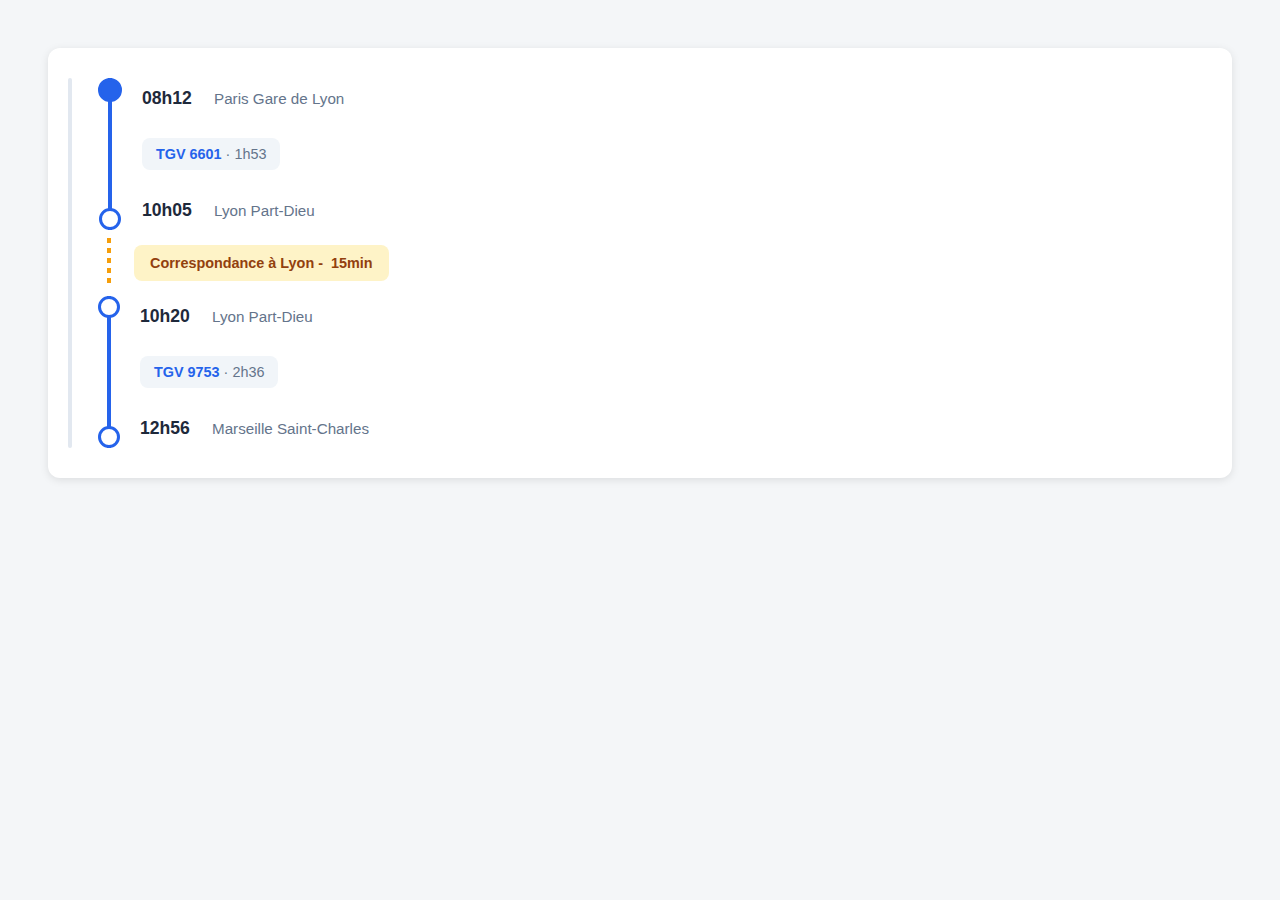
<file: frontend/test.html>
<!DOCTYPE html>
<html lang="fr">
<head>
<meta charset="UTF-8">
<title>Test Timeline Trajet SNCF-like</title>

<style>

body {
    font-family: Arial, sans-serif;
    background-color: #f4f6f8;
    padding: 40px;
}

.container {
    max-width: 800px;
    margin: 0 auto;
}

/* ===============================
   PANNEAU DÉTAILS
   =============================== */

.trip-details-panel {
    background-color: #ffffff;
    padding: 30px;
    padding-left: 50px;
    border-radius: 12px;
    box-shadow: 0 2px 8px rgba(0,0,0,0.1);
    position: relative;
}

/* Barre verticale à gauche de tout le panneau */
.trip-details-panel::before {
    content: '';
    position: absolute;
    left: 20px;
    top: 30px;
    bottom: 30px;
    width: 4px;
    background-color: #e2e8f0;
    border-radius: 2px;
}

/* ===============================
   TIMELINE
   ======================================== */

.timeline {
    position: relative;
}

/* ===============================
   SEGMENT DE TRAJET
   ======================================== */

.timeline-segment {
    position: relative;
    display: flex;
}

/* Colonne gauche : ligne verticale continue + points */
.timeline-column {
    display: flex;
    flex-direction: column;
    align-items: center;
    position: relative;
    flex-shrink: 0;
}

/* Ligne verticale derrière les points */
.segment-vertical-line {
    position: absolute;
    width: 4px;
    background-color: #2563eb;
    top: 0;
    bottom: 0;
    left: 50%;
    transform: translateX(-50%);
    z-index: 0;
}

/* Point de timeline */
.timeline-point {
    width: 16px;
    height: 16px;
    border-radius: 50%;
    border: 3px solid #2563eb;
    background-color: white;
    flex-shrink: 0;
    z-index: 2;
    position: relative;
    margin: 0;
}

.timeline-point.start {
    background-color: #2563eb;
    border-color: #2563eb;
    width: 18px;
    height: 18px;
}

.timeline-point.end {
    background-color: #dc2626;
    border-color: #dc2626;
    width: 18px;
    height: 18px;
}

/* Colonne droite : informations */
.timeline-content {
    flex: 1;
    display: flex;
    flex-direction: column;
    padding-left: 20px;
}

/* Carte de point (départ/arrivée) */
.segment-card {
    display: flex;
    align-items: center;
    min-height: 40px;
}

/* Informations de gare (temps + station sur même ligne) */
.segment-info {
    display: flex;
    align-items: baseline;
    gap: 12px;
}

.segment-time {
    font-size: 1.1rem;
    font-weight: 700;
    color: #1e293b;
    min-width: 60px;
}

.segment-station {
    font-size: 0.95rem;
    color: #64748b;
    font-weight: 500;
}

/* Zone du trajet */
.segment-trip {
    flex: 1;
    display: flex;
    align-items: center;
    padding: 20px 0;
}

.segment-meta {
    font-size: 0.9rem;
    color: #64748b;
    font-weight: 500;
    padding: 8px 14px;
    background-color: #f1f5f9;
    border-radius: 8px;
    display: inline-block;
}

.segment-meta strong {
    color: #2563eb;
    font-weight: 600;
}

/* ===============================
   CORRESPONDANCE
   ======================================== */

.timeline-connection {
    position: relative;
    display: flex;
    margin: 8px 0;
}

.connection-column {
    display: flex;
    flex-direction: column;
    align-items: center;
    position: relative;
    flex-shrink: 0;
    width: 16px;
}

.connection-line {
    width: 4px;
    height: 50px;
    margin-left: 6px;
    background-image: repeating-linear-gradient(
        to bottom,
        #f59e0b 0px,
        #f59e0b 5px,
        transparent 5px,
        transparent 10px
    );
    flex-shrink: 0;
}

.connection-content-wrapper {
    flex: 1;
    display: flex;
    align-items: center;
    padding-left: 20px;
}

.connection-content {
    font-size: 0.9rem;
    color: #92400e;
    font-weight: 600;
    padding: 10px 16px;
    background-color: #fef3c7;
    border-radius: 8px;;
    display: flex;
    align-items: center;
    gap: 8px;
}

.connection-icon {
    font-size: 1.1rem;
}


</style>
</head>

<body>

<div class="trip-details-panel">

    <div class="timeline">

        <!-- SEGMENT 1 -->
        <div class="timeline-segment">

            <div class="timeline-column">
                <div class="segment-vertical-line"></div>
                <div class="timeline-point start"></div>
                <div style="flex: 1;"></div>
                <div class="timeline-point"></div>
            </div>

            <div class="timeline-content">

                <div class="segment-card">
                    <div class="segment-info">
                        <span class="segment-time">08h12</span>
                        <span class="segment-station">Paris Gare de Lyon</span>
                    </div>
                </div>

                <div class="segment-trip">
                    <div class="segment-meta">
                        <strong>TGV 6601</strong> · 1h53
                    </div>
                </div>

                <div class="segment-card">
                    <div class="segment-info">
                        <span class="segment-time">10h05</span>
                        <span class="segment-station">Lyon Part-Dieu</span>
                    </div>
                </div>

            </div>

        </div>

        <!-- CORRESPONDANCE -->
        <div class="timeline-connection">
            <div class="connection-column">
                <div class="connection-line"></div>
            </div>
            <div class="connection-content-wrapper">
                <div class="connection-content">
                    Correspondance à Lyon - <strong>15min</strong>
                </div>
            </div>
        </div>

        <!-- SEGMENT 2 -->
        <div class="timeline-segment">
            
            <div class="timeline-column">
                <div class="segment-vertical-line"></div>
                <div class="timeline-point"></div>
                <div style="flex: 1;"></div>
                <div class="timeline-point"></div>
            </div>

            <div class="timeline-content">
                
                <div class="segment-card">
                    <div class="segment-info">
                        <span class="segment-time">10h20</span>
                        <span class="segment-station">Lyon Part-Dieu</span>
                    </div>
                </div>

                <div class="segment-trip">
                    <div class="segment-meta">
                        <strong>TGV 9753</strong> · 2h36
                    </div>
                </div>

                <div class="segment-card">
                    <div class="segment-info">
                        <span class="segment-time">12h56</span>
                        <span class="segment-station">Marseille Saint-Charles</span>
                    </div>
                </div>

            </div>

        </div>

    </div>

</div>

</body>
</html>
</file>
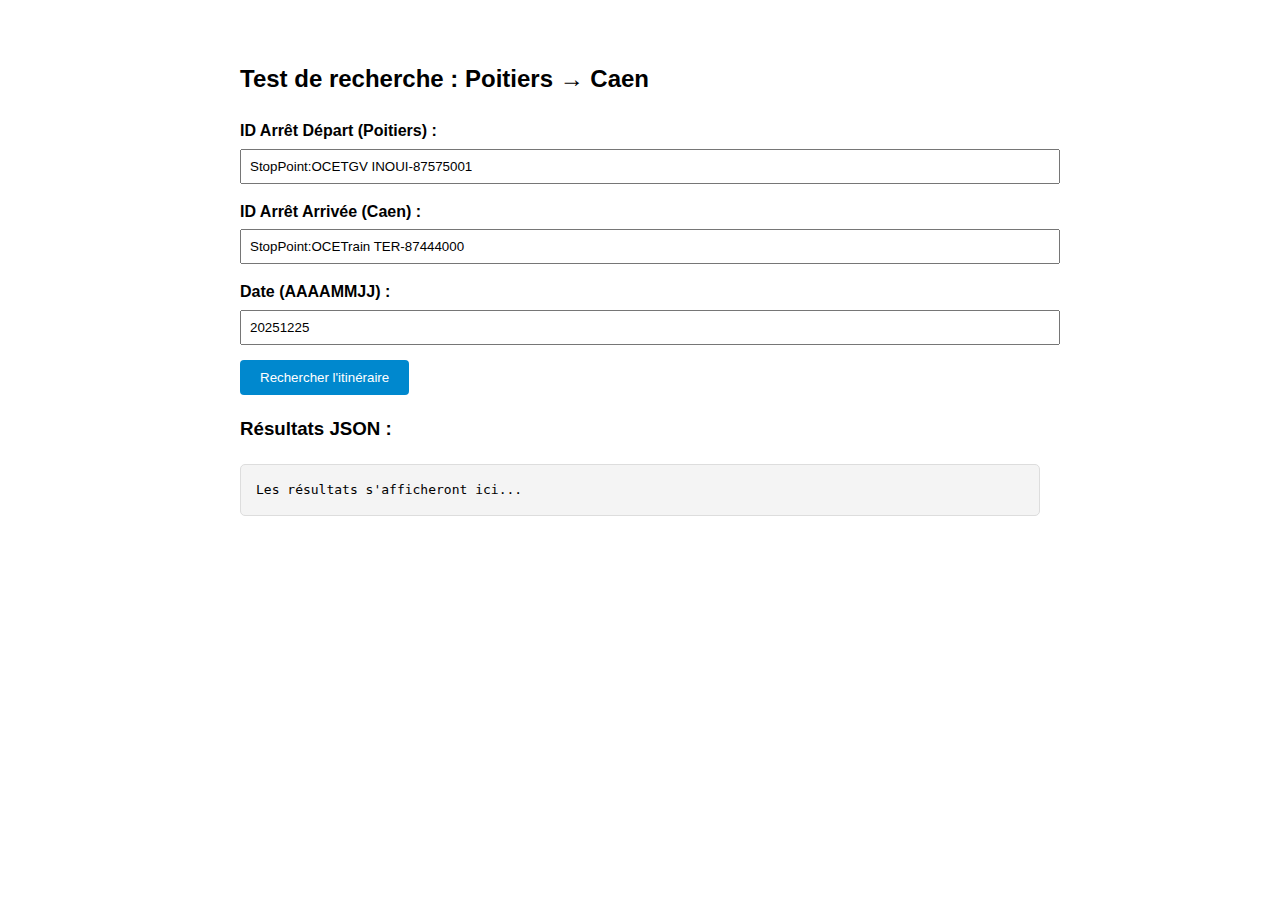
<file: server-fastapi/mock_index.html>
<!DOCTYPE html>
<html lang="fr">
<head>
    <meta charset="UTF-8">
    <meta name="viewport" content="width=device-width, initial-scale=1.0">
    <title>Test Raptor Engine - SNCF</title>
    <style>
        body { font-family: sans-serif; max-width: 800px; margin: 20px auto; padding: 20px; line-height: 1.6; }
        .form-group { margin-bottom: 15px; }
        label { display: block; font-weight: bold; }
        input { width: 100%; padding: 8px; margin-top: 5px; }
        button { background: #0088ce; color: white; border: none; padding: 10px 20px; cursor: pointer; border-radius: 4px; }
        button:hover { background: #005a87; }
        #results { margin-top: 20px; background: #f4f4f4; padding: 15px; border-radius: 5px; white-space: pre-wrap; font-family: monospace; border: 1px solid #ddd; }
        .loader { display: none; color: #0088ce; font-weight: bold; }
    </style>
</head>
<body>

    <h2>Test de recherche : Poitiers → Caen</h2>
    
    <div class="form-group">
        <label for="depart">ID Arrêt Départ (Poitiers) :</label>
        <input type="text" id="depart" value="StopPoint:OCETGV INOUI-87575001">
    </div>

    <div class="form-group">
        <label for="arrivee">ID Arrêt Arrivée (Caen) :</label>
        <input type="text" id="arrivee" value="StopPoint:OCETrain TER-87444000">
    </div>

    <div class="form-group">
        <label for="date">Date (AAAAMMJJ) :</label>
        <input type="text" id="date" value="20251225">
    </div>

    <button onclick="lancerRecherche()">Rechercher l'itinéraire</button>
    
    <div id="loader" class="loader">Calcul du trajet en cours (Raptor)...</div>

    <h3>Résultats JSON :</h3>
    <div id="results">Les résultats s'afficheront ici...</div>

    <script>
        async function lancerRecherche() {
            const resultsDiv = document.getElementById('results');
            const loader = document.getElementById('loader');
            
            const payload = {
                depart: document.getElementById('depart').value,
                arrivee: document.getElementById('arrivee').value,
                date: document.getElementById('date').value
            };

            resultsDiv.innerText = "En attente du serveur...";
            loader.style.display = "block";

            try {
                const response = await fetch('http://localhost:8000/search', {
                    method: 'POST',
                    headers: { 'Content-Type': 'application/json' },
                    body: JSON.stringify(payload)
                });

                if (!response.ok) throw new Error(`Erreur serveur: ${response.status}`);

                const data = await response.json();
                
                // Si ton serveur renvoie un JSON déjà stringifié (json.dumps), 
                // il se peut qu'il faille le parser une deuxième fois ou l'afficher tel quel.
                resultsDiv.innerText = typeof data === 'string' ? data : JSON.stringify(data, null, 2);

            } catch (error) {
                resultsDiv.innerText = "Erreur : " + error.message;
            } finally {
                loader.style.display = "none";
            }
        }
    </script>
</body>
</html>
</file>
